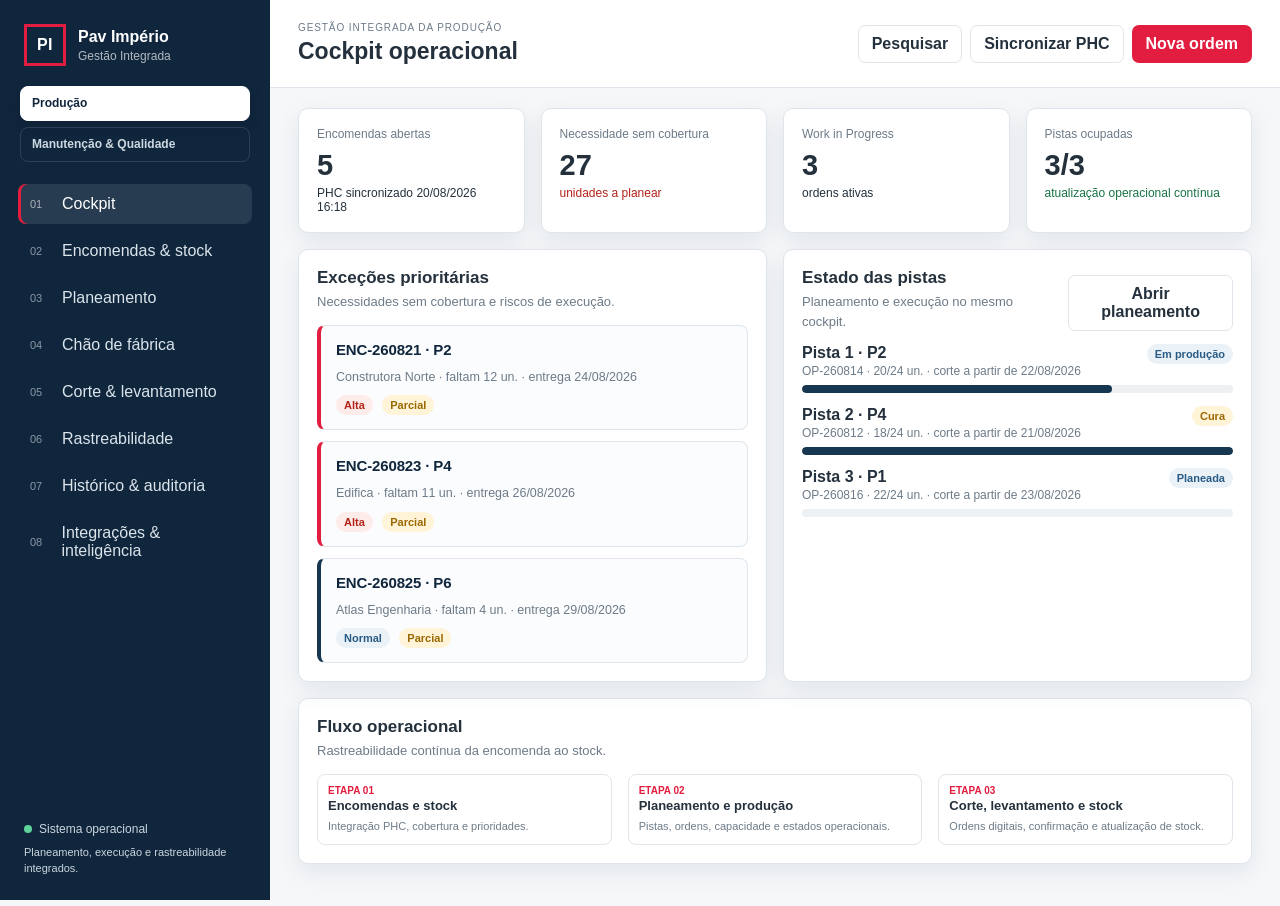
<file: index.html>
<!doctype html>
<html lang="pt-PT">
<head>
  <meta charset="utf-8" />
  <meta name="viewport" content="width=device-width, initial-scale=1" />
  <meta name="theme-color" content="#10263d" />
  <title>Pav Império | Planeamento & Produção</title>
  <link rel="stylesheet" href="./styles.css" />
</head>
<body>
  <div id="app-shell">
    <aside class="sidebar" id="sidebar">
      <div class="brand">
        <div class="brand-mark">PI</div>
        <div>
          <strong>Pav Império</strong>
          <span>Gestão Integrada</span>
        </div>
      </div>

      <div class="module-switch" aria-label="Módulos">
        <a class="module-link active" href="./index.html">Produção</a>
        <a class="module-link" href="./maintenance.html">Manutenção & Qualidade</a>
      </div>

      <nav class="nav" aria-label="Navegação principal">
        <button class="nav-item active" data-view="dashboard"><span>01</span> Cockpit</button>
        <button class="nav-item" data-view="orders"><span>02</span> Encomendas & stock</button>
        <button class="nav-item" data-view="planning"><span>03</span> Planeamento</button>
        <button class="nav-item" data-view="floor"><span>04</span> Chão de fábrica</button>
        <button class="nav-item" data-view="cutting"><span>05</span> Corte & levantamento</button>
        <button class="nav-item" data-view="trace"><span>06</span> Rastreabilidade</button>
        <button class="nav-item" data-view="history"><span>07</span> Histórico & auditoria</button>
        <button class="nav-item" data-view="integrations"><span>08</span> Integrações & inteligência</button>
      </nav>

      <div class="sidebar-foot">
        <div class="environment-pill"><span class="dot"></span> Sistema operacional</div>
        <small>Planeamento, execução e rastreabilidade integrados.</small>
      </div>
    </aside>

    <main class="main">
      <header class="topbar">
        <div class="topbar-left">
          <button id="menu-toggle" class="icon-button mobile-only" aria-label="Abrir menu">☰</button>
          <div>
            <p class="eyebrow">Gestão integrada da produção</p>
            <h1 id="view-title">Cockpit operacional</h1>
          </div>
        </div>
        <div class="topbar-actions">
          <button class="secondary-button" id="global-search-button">Pesquisar</button>
          <button class="secondary-button" id="sync-button">Sincronizar PHC</button>
          <button class="primary-button" id="new-order-button">Nova ordem</button>
        </div>
      </header>

      <section id="view-root" class="view-root" aria-live="polite"></section>
    </main>
  </div>

  <div id="modal-root"></div>
  <div id="toast-root" class="toast-root" aria-live="polite"></div>

  <script src="./app.js"></script>
</body>
</html>
</file>
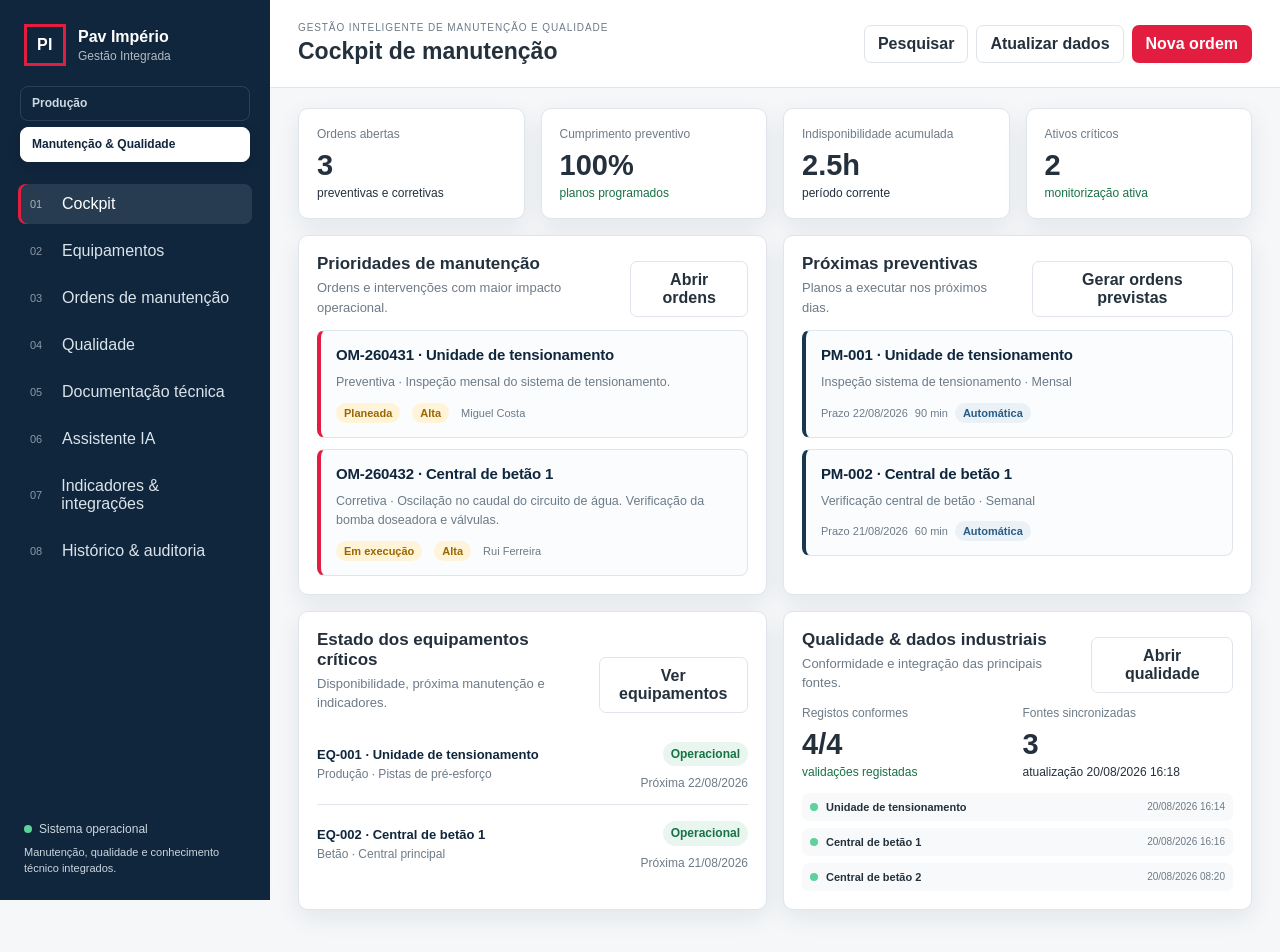
<file: maintenance.html>
<!doctype html>
<html lang="pt-PT">
<head>
  <meta charset="utf-8" />
  <meta name="viewport" content="width=device-width, initial-scale=1" />
  <meta name="theme-color" content="#10263d" />
  <title>Pav Império | Manutenção & Qualidade</title>
  <link rel="stylesheet" href="./styles.css" />
</head>
<body>
  <div id="app-shell">
    <aside class="sidebar" id="sidebar">
      <div class="brand">
        <div class="brand-mark">PI</div>
        <div>
          <strong>Pav Império</strong>
          <span>Gestão Integrada</span>
        </div>
      </div>

      <div class="module-switch" aria-label="Módulos">
        <a class="module-link" href="./index.html">Produção</a>
        <a class="module-link active" href="./maintenance.html">Manutenção & Qualidade</a>
      </div>

      <nav class="nav" aria-label="Navegação principal">
        <button class="nav-item active" data-view="maintenance-dashboard"><span>01</span> Cockpit</button>
        <button class="nav-item" data-view="assets"><span>02</span> Equipamentos</button>
        <button class="nav-item" data-view="workorders"><span>03</span> Ordens de manutenção</button>
        <button class="nav-item" data-view="quality"><span>04</span> Qualidade</button>
        <button class="nav-item" data-view="documents"><span>05</span> Documentação técnica</button>
        <button class="nav-item" data-view="assistant"><span>06</span> Assistente IA</button>
        <button class="nav-item" data-view="analytics"><span>07</span> Indicadores & integrações</button>
        <button class="nav-item" data-view="maintenance-audit"><span>08</span> Histórico & auditoria</button>
      </nav>

      <div class="sidebar-foot">
        <div class="environment-pill"><span class="dot"></span> Sistema operacional</div>
        <small>Manutenção, qualidade e conhecimento técnico integrados.</small>
      </div>
    </aside>

    <main class="main">
      <header class="topbar">
        <div class="topbar-left">
          <button id="menu-toggle" class="icon-button mobile-only" aria-label="Abrir menu">☰</button>
          <div>
            <p class="eyebrow">Gestão inteligente de manutenção e qualidade</p>
            <h1 id="view-title">Cockpit de manutenção</h1>
          </div>
        </div>
        <div class="topbar-actions">
          <button class="secondary-button" id="maintenance-search-button">Pesquisar</button>
          <button class="secondary-button" id="maintenance-sync-button">Atualizar dados</button>
          <button class="primary-button" id="new-maintenance-order-button">Nova ordem</button>
        </div>
      </header>

      <section id="view-root" class="view-root" aria-live="polite"></section>
    </main>
  </div>

  <div id="modal-root"></div>
  <div id="toast-root" class="toast-root" aria-live="polite"></div>

  <script src="./maintenance.js"></script>
</body>
</html>
</file>
<file: styles.css>
:root {
  --navy:#10263d;
  --navy-2:#17364f;
  --red:#e21d3f;
  --ink:#24313d;
  --muted:#6d7b88;
  --line:#dfe5ea;
  --surface:#ffffff;
  --surface-2:#f5f7f9;
  --good:#177245;
  --warn:#9a6700;
  --bad:#b42318;
  --shadow:0 8px 24px rgba(16,38,61,.08);
}
*{box-sizing:border-box}
body{margin:0;font-family:Arial,Helvetica,sans-serif;background:var(--surface-2);color:var(--ink)}
button,input,select,textarea{font:inherit}
button{cursor:pointer}
a{color:inherit}
#app-shell{min-height:100vh;display:grid;grid-template-columns:270px 1fr}
.sidebar{background:var(--navy);color:#fff;padding:24px 18px;display:flex;flex-direction:column;gap:20px;position:sticky;top:0;height:100vh;overflow:auto}
.brand{display:flex;gap:12px;align-items:center;padding:0 6px}
.brand-mark{width:42px;height:42px;border:3px solid var(--red);display:grid;place-items:center;font-weight:800;letter-spacing:.5px}
.brand strong{display:block;font-size:16px}.brand span{display:block;font-size:12px;opacity:.68;margin-top:3px}
.module-switch{display:grid;grid-template-columns:1fr;gap:6px;padding:0 2px 2px}
.module-link{text-decoration:none;color:#cdd8e1;border:1px solid rgba(255,255,255,.12);border-radius:8px;padding:9px 11px;font-size:12px;font-weight:700;line-height:1.25;transition:.15s ease}
.module-link:hover{background:rgba(255,255,255,.07);color:#fff}.module-link.active{background:#fff;color:var(--navy);border-color:#fff;box-shadow:0 4px 14px rgba(0,0,0,.12)}
.nav{display:flex;flex-direction:column;gap:7px}
.nav-item{border:0;background:transparent;color:#dbe4eb;text-align:left;padding:11px 12px;border-radius:8px;display:flex;gap:10px;align-items:center}
.nav-item span{font-size:11px;opacity:.6;width:22px}.nav-item:hover,.nav-item.active{background:rgba(255,255,255,.1);color:#fff}.nav-item.active{box-shadow:inset 3px 0 0 var(--red)}
.sidebar-foot{margin-top:auto;padding:0 6px;color:#cbd6de}.sidebar-foot small{display:block;margin-top:9px;font-size:11px;line-height:1.4}
.environment-pill{font-size:12px;display:flex;gap:7px;align-items:center}.dot{width:8px;height:8px;background:#5ed29a;border-radius:50%;display:inline-block;flex:0 0 auto}
.main{min-width:0}.topbar{background:#fff;border-bottom:1px solid var(--line);padding:22px 28px;display:flex;justify-content:space-between;gap:20px;align-items:center;position:sticky;top:0;z-index:10}
.topbar-left{display:flex;gap:10px;align-items:center}.eyebrow{text-transform:uppercase;letter-spacing:.09em;color:var(--muted);font-size:10px;margin:0 0 5px}.topbar h1{margin:0;font-size:23px}.topbar-actions{display:flex;gap:8px;flex-wrap:wrap}
.primary-button,.secondary-button,.danger-button,.ghost-button,.icon-button{border-radius:7px;padding:9px 13px;border:1px solid transparent;font-weight:600}.primary-button{background:var(--red);color:#fff}.secondary-button{background:#fff;border-color:var(--line);color:var(--ink)}.danger-button{background:#fff0f0;color:var(--bad);border-color:#efc7c4}.ghost-button{background:transparent;border-color:var(--line);color:var(--muted)}.icon-button{background:#fff;border-color:var(--line);padding:7px 10px}
.view-root{padding:20px 28px 42px}
.grid{display:grid;gap:16px}.grid>*{min-width:0}.grid.kpis{grid-template-columns:repeat(4,minmax(0,1fr))}.grid.two{grid-template-columns:repeat(2,minmax(0,1fr))}.grid.three{grid-template-columns:repeat(3,minmax(0,1fr))}.compact-grid{gap:10px}
.card{min-width:0;background:var(--surface);border:1px solid var(--line);border-radius:10px;padding:18px;box-shadow:var(--shadow)}.card h2,.card h3{margin:0 0 12px}.card h2{font-size:17px}.card h3{font-size:14px}.card p{color:var(--muted);line-height:1.5}
.kpi .label{font-size:12px;color:var(--muted)}.kpi .value{font-size:29px;font-weight:800;margin:8px 0 4px}.kpi .delta{font-size:12px}.good{color:var(--good)}.warn{color:var(--warn)}.bad{color:var(--bad)}
.section-head{display:flex;justify-content:space-between;gap:16px;align-items:flex-end;margin:0 0 13px}.section-head h2{margin:0}.section-head p{margin:4px 0 0;color:var(--muted);font-size:13px}.toolbar{display:flex;gap:8px;flex-wrap:wrap;align-items:center}.toolbar input,.toolbar select,.form-grid input,.form-grid select,.form-grid textarea{background:#fff;border:1px solid var(--line);border-radius:7px;padding:9px 10px;color:var(--ink)}
.table-wrap{overflow:auto;border:1px solid var(--line);border-radius:9px;background:#fff}table{border-collapse:collapse;width:100%;min-width:760px}th,td{padding:11px 12px;text-align:left;border-bottom:1px solid var(--line);font-size:13px;vertical-align:top}th{background:#f8fafb;color:#53616d;font-size:11px;text-transform:uppercase;letter-spacing:.04em}tr:last-child td{border-bottom:0}.row-actions{display:flex;gap:6px;flex-wrap:wrap}
.card>table{width:100%;min-width:0;table-layout:fixed}.card>table td{white-space:normal;overflow-wrap:anywhere;word-break:normal;line-height:1.45}.card>table td:nth-child(1){width:29%}.card>table td:nth-child(2){width:24%}.card>table td:nth-child(3){width:47%}
.badge{display:inline-flex;align-items:center;border-radius:999px;padding:4px 8px;font-size:11px;font-weight:700;background:#eef2f5;color:#4f5d68;vertical-align:middle}.badge.good{background:#e9f6ef;color:var(--good)}.badge.warn{background:#fff3d8;color:var(--warn)}.badge.bad{background:#fdecea;color:var(--bad)}.badge.info{background:#eaf1f7;color:#285b85}
.progress{height:8px;background:#edf1f4;border-radius:999px;overflow:hidden}.progress>span{display:block;height:100%;background:var(--navy-2);border-radius:inherit}
.lanes{display:grid;grid-template-columns:repeat(3,minmax(260px,1fr));gap:14px;overflow:auto}.lane{background:#fff;border:1px solid var(--line);border-radius:10px;padding:14px}.lane h3{display:flex;justify-content:space-between;gap:8px}
.job{border:1px solid var(--line);border-left:4px solid var(--navy-2);padding:14px 15px;border-radius:8px;margin-top:11px;background:#fbfcfd;transition:box-shadow .16s ease,border-color .16s ease,transform .16s ease}
.job:hover{border-color:#cfd8df;box-shadow:0 5px 15px rgba(16,38,61,.06)}
.job.priority{border-left-color:var(--red)}
.job>strong{display:block!important;font-size:15px;line-height:1.35;color:var(--navy);letter-spacing:-.01em;margin:0 0 8px 0!important}
.job>small{display:block!important;color:var(--muted);font-size:12.5px;line-height:1.55;margin:0!important}
.job>small+small{margin-top:4px!important}
.job>.progress{margin-top:10px}
.job>.row-actions{margin-top:12px}
.job .badge{margin-right:5px}
.job-meta{display:flex;gap:7px;flex-wrap:wrap;align-items:center;margin-top:10px;font-size:11px;color:var(--muted)}
.timeline{position:relative;padding-left:22px}.timeline:before{content:"";position:absolute;left:6px;top:5px;bottom:5px;width:2px;background:var(--line)}.timeline-item{position:relative;padding:0 0 18px}.timeline-item:before{content:"";position:absolute;left:-20px;top:4px;width:10px;height:10px;background:#fff;border:2px solid var(--navy-2);border-radius:50%}.timeline-item strong{display:block}.timeline-item span{font-size:12px;color:var(--muted)}
.empty{padding:30px;text-align:center;color:var(--muted)}.note{font-size:12px;color:var(--muted)}.callout{border-left:4px solid var(--red);background:#fff;padding:13px 15px;border-radius:7px;margin-bottom:16px}.callout strong{display:block;margin-bottom:4px}.feature-list{display:grid;grid-template-columns:repeat(2,minmax(0,1fr));gap:8px}.feature{border:1px solid var(--line);border-radius:8px;padding:10px;background:#fff}.feature .id{font-size:10px;font-weight:800;color:var(--red)}.feature strong{display:block;font-size:13px;margin:2px 0 5px}.feature p{margin:0;font-size:11px}
.modal-backdrop{position:fixed;inset:0;background:rgba(8,18,27,.55);display:grid;place-items:center;padding:20px;z-index:50}.modal{background:#fff;width:min(720px,100%);max-height:90vh;overflow:auto;border-radius:12px;box-shadow:0 25px 60px rgba(0,0,0,.25)}.modal-head{padding:18px 20px;border-bottom:1px solid var(--line);display:flex;justify-content:space-between;align-items:center}.modal-head h2{margin:0;font-size:18px}.modal-body{padding:20px}.modal-foot{padding:15px 20px;border-top:1px solid var(--line);display:flex;justify-content:flex-end;gap:8px}.form-grid{display:grid;grid-template-columns:repeat(2,minmax(0,1fr));gap:13px}.form-grid label{font-size:12px;font-weight:700;display:flex;flex-direction:column;gap:6px}.form-grid .full{grid-column:1/-1}.form-grid textarea{min-height:95px;resize:vertical}
.toast-root{position:fixed;right:18px;bottom:18px;display:grid;gap:8px;z-index:80}.toast{background:var(--navy);color:#fff;padding:12px 14px;border-radius:8px;box-shadow:var(--shadow);font-size:13px;max-width:360px}.toast.success{border-left:4px solid #5ed29a}.toast.warning{border-left:4px solid #f0b24d}
.mobile-only{display:none}

/* Manutenção & Qualidade */
.asset-row{display:flex;justify-content:space-between;gap:16px;align-items:center;padding:12px 0;border-bottom:1px solid var(--line)}.asset-row:last-child{border-bottom:0}.asset-row>div:first-child{min-width:0}.asset-row strong{display:block;color:var(--navy);font-size:13px}.asset-row span{display:block;color:var(--muted);font-size:12px;margin-top:4px;line-height:1.4}.asset-row-right{display:flex;align-items:flex-end;gap:5px;flex-direction:column;white-space:nowrap}
.hierarchy-card{background:#fff;border:1px solid var(--line);border-radius:10px;padding:14px 18px;display:flex;gap:14px;align-items:center;box-shadow:var(--shadow);overflow:auto}.hierarchy-card>div{min-width:155px}.hierarchy-card span{display:block;text-transform:uppercase;letter-spacing:.07em;font-size:9px;color:var(--muted);margin-bottom:5px}.hierarchy-card strong{font-size:12px;color:var(--navy)}.hierarchy-card i{font-style:normal;color:#a8b3bd;font-size:20px}
.workorder-grid{display:grid;grid-template-columns:repeat(2,minmax(0,1fr));gap:16px}.workorder-card{position:relative}.workorder-card.workorder-priority{border-left:4px solid var(--red)}.workorder-head{display:flex;justify-content:space-between;gap:12px;align-items:flex-start}.workorder-head h2{margin:0;font-size:16px}.workorder-meta{display:grid;grid-template-columns:repeat(4,minmax(0,1fr));gap:8px;margin:14px 0}.workorder-meta span{font-size:11px;color:var(--muted);padding:8px;background:#f7f9fa;border-radius:6px}.workorder-meta strong{display:block;color:var(--ink);font-size:10px;text-transform:uppercase;letter-spacing:.04em;margin-bottom:3px}.check-progress{margin:14px 0}.check-progress>div:first-child{display:flex;justify-content:space-between;font-size:11px;color:var(--muted);margin-bottom:6px}
.check-line{display:flex;gap:9px;align-items:flex-start;padding:8px 0;border-bottom:1px solid var(--line);font-size:13px}.check-line:last-child{border-bottom:0}.check-state{width:19px;height:19px;border-radius:50%;display:grid;place-items:center;background:#edf1f4;color:var(--muted);font-size:11px;flex:0 0 auto}.check-state.done{background:#e9f6ef;color:var(--good);font-weight:800}.checklist-editor{display:grid;gap:7px}.checklist-editor label{display:flex;gap:9px;align-items:center;border:1px solid var(--line);border-radius:7px;padding:10px;background:#fbfcfd;font-size:13px}.checklist-editor input{width:18px;height:18px}
.asset-detail-grid{display:grid;grid-template-columns:repeat(2,minmax(0,1fr));gap:10px}.asset-detail-grid>div{background:#f7f9fa;padding:10px;border-radius:7px}.asset-detail-grid span{display:block;font-size:10px;color:var(--muted);text-transform:uppercase;letter-spacing:.04em;margin-bottom:4px}.asset-detail-grid strong{font-size:12px;color:var(--navy);line-height:1.35}
.qr-layout{display:grid;grid-template-columns:180px 1fr;gap:22px;align-items:center}.qr-code{width:180px;height:180px;background:#fff;border:10px solid #fff;box-shadow:0 0 0 1px var(--line);display:grid;grid-template-columns:repeat(15,1fr);grid-template-rows:repeat(15,1fr);gap:1px}.qr-code i{background:#fff}.qr-code i.on{background:#10263d}
.document-grid{display:grid;grid-template-columns:repeat(2,minmax(0,1fr));gap:14px}.document-card{display:grid;grid-template-columns:42px 1fr;gap:13px;align-items:start}.document-icon{width:42px;height:50px;border-radius:6px;background:#eef2f5;color:var(--navy);display:grid;place-items:center;font-weight:800;border:1px solid var(--line)}.document-card h3{margin:2px 0 5px;font-size:14px}.document-card p{margin:0 0 8px;font-size:12px}.document-meta{display:flex;gap:7px;flex-wrap:wrap;align-items:center;font-size:10px;color:var(--muted);margin-bottom:10px}
.upload-zone{display:flex!important;min-height:120px;border:1.5px dashed #b9c5ce!important;border-radius:9px!important;background:#f8fafb!important;align-items:center;justify-content:center;text-align:center;padding:20px!important;cursor:pointer}.upload-zone input{display:none}.upload-zone strong{display:block;color:var(--navy);font-size:13px}.upload-zone span{display:block;color:var(--muted);font-size:11px;margin-top:5px}.classification-result{display:grid;grid-template-columns:repeat(2,minmax(0,1fr));gap:8px;margin-top:14px}.classification-result>div{background:#f7f9fa;border-radius:7px;padding:9px}.classification-result span{display:block;font-size:9px;text-transform:uppercase;letter-spacing:.04em;color:var(--muted);margin-bottom:3px}.classification-result strong{font-size:12px}
.assistant-layout{display:grid;grid-template-columns:minmax(0,1.7fr) minmax(260px,.7fr);gap:16px}.assistant-card{min-height:650px;display:flex;flex-direction:column}.assistant-head{display:flex;justify-content:space-between;gap:12px;align-items:flex-start;border-bottom:1px solid var(--line);padding-bottom:12px}.assistant-head h2{margin:0}.assistant-head p{margin:4px 0 0;font-size:12px}.assistant-messages{flex:1;overflow:auto;display:flex;flex-direction:column;gap:12px;padding:16px 2px}.assistant-message{max-width:84%;padding:12px 14px;border-radius:10px;font-size:13px;line-height:1.55}.assistant-message.assistant{background:#f2f5f7;align-self:flex-start}.assistant-message.user{background:var(--navy);color:#fff;align-self:flex-end}.assistant-role{font-size:9px;text-transform:uppercase;letter-spacing:.07em;font-weight:800;opacity:.65;margin-bottom:5px}.assistant-input{display:grid;grid-template-columns:1fr auto;gap:8px;border-top:1px solid var(--line);padding-top:12px}.assistant-input textarea{border:1px solid var(--line);border-radius:8px;padding:10px;resize:none;min-height:62px}.source-list{border-top:1px solid #d8e0e5;margin-top:10px;padding-top:8px}.source-list strong{display:block;font-size:10px;text-transform:uppercase;letter-spacing:.05em;margin-bottom:5px}.source-list button{display:block;border:0;background:transparent;color:#285b85;padding:3px 0;text-align:left;font-size:11px;text-decoration:underline}.assistant-feedback{display:flex;gap:6px;align-items:center;margin-top:8px;font-size:10px;color:var(--muted)}.assistant-feedback button{border:1px solid var(--line);background:#fff;border-radius:999px;padding:3px 7px;font-size:10px}.suggestion-button{width:100%;border:1px solid var(--line);background:#fff;border-radius:8px;padding:10px;text-align:left;font-size:12px;color:var(--ink);margin-bottom:7px}.suggestion-button:hover{border-color:#b8c3cb;background:#f8fafb}
.integration-strip{display:grid;gap:7px;margin-top:14px}.integration-strip>div{display:grid;grid-template-columns:auto 1fr auto;gap:8px;align-items:center;background:#f7f9fa;border-radius:7px;padding:8px}.integration-strip strong{font-size:11px}.integration-strip small{font-size:10px;color:var(--muted)}
.integration-table{display:grid}.integration-row{display:grid;grid-template-columns:minmax(0,1.2fr) auto minmax(0,1fr);gap:10px;align-items:center;padding:11px 0;border-bottom:1px solid var(--line)}.integration-row:last-child{border-bottom:0}.integration-row>div:first-child strong{display:block;font-size:12px;color:var(--navy)}.integration-row>div:first-child span{display:block;font-size:10px;color:var(--muted);margin-top:3px}.integration-row>div:last-child{text-align:right}.integration-row>div:last-child span,.integration-row>div:last-child small{display:block;font-size:10px;color:var(--muted);line-height:1.35}
.system-status-grid{display:grid;grid-template-columns:repeat(2,minmax(0,1fr));gap:8px}.system-status{border:1px solid var(--line);border-radius:7px;padding:9px;background:#fbfcfd;display:grid;gap:4px}.system-status>span{font-size:9px;text-transform:uppercase;letter-spacing:.05em;color:var(--muted)}.system-status>strong{font-size:11px;color:var(--navy)}.system-status .badge{justify-self:start}
.architecture-flow{display:flex;gap:7px;align-items:center;flex-wrap:wrap;margin:10px 0 14px}.architecture-flow span{background:#f2f5f7;border:1px solid var(--line);border-radius:7px;padding:8px 10px;font-size:11px;font-weight:700;color:var(--navy)}.architecture-flow i{font-style:normal;color:#9aa6af}

@media(max-width:1150px){.workorder-grid,.document-grid{grid-template-columns:1fr}.workorder-meta{grid-template-columns:repeat(2,1fr)}.assistant-layout{grid-template-columns:1fr}.assistant-card{min-height:520px}}
@media(max-width:1050px){.grid.kpis{grid-template-columns:repeat(2,1fr)}.grid.three{grid-template-columns:1fr}.feature-list{grid-template-columns:1fr}.system-status-grid{grid-template-columns:1fr}}
@media(max-width:820px){#app-shell{grid-template-columns:1fr}.sidebar{position:fixed;left:-280px;z-index:40;width:270px;transition:.2s}.sidebar.open{left:0}.mobile-only{display:inline-block}.topbar{padding:16px}.view-root{padding:16px}.topbar-actions .secondary-button{display:none}.grid.two,.grid.kpis{grid-template-columns:1fr}.form-grid{grid-template-columns:1fr}.form-grid .full{grid-column:auto}.job{padding:13px 14px}.job>strong{font-size:14.5px}.job>small{font-size:12px}.card>table td{padding:10px 8px;font-size:12px}.card>table td:nth-child(1){width:30%}.card>table td:nth-child(2){width:25%}.card>table td:nth-child(3){width:45%}.asset-row{align-items:flex-start}.asset-row-right{align-items:flex-start}.hierarchy-card{align-items:flex-start}.qr-layout{grid-template-columns:1fr}.qr-code{width:160px;height:160px}.asset-detail-grid,.classification-result{grid-template-columns:1fr}.assistant-message{max-width:94%}.assistant-input{grid-template-columns:1fr}.integration-row{grid-template-columns:1fr auto}.integration-row>div:last-child{grid-column:1/-1;text-align:left}.workorder-meta{grid-template-columns:1fr 1fr}}
</file>
